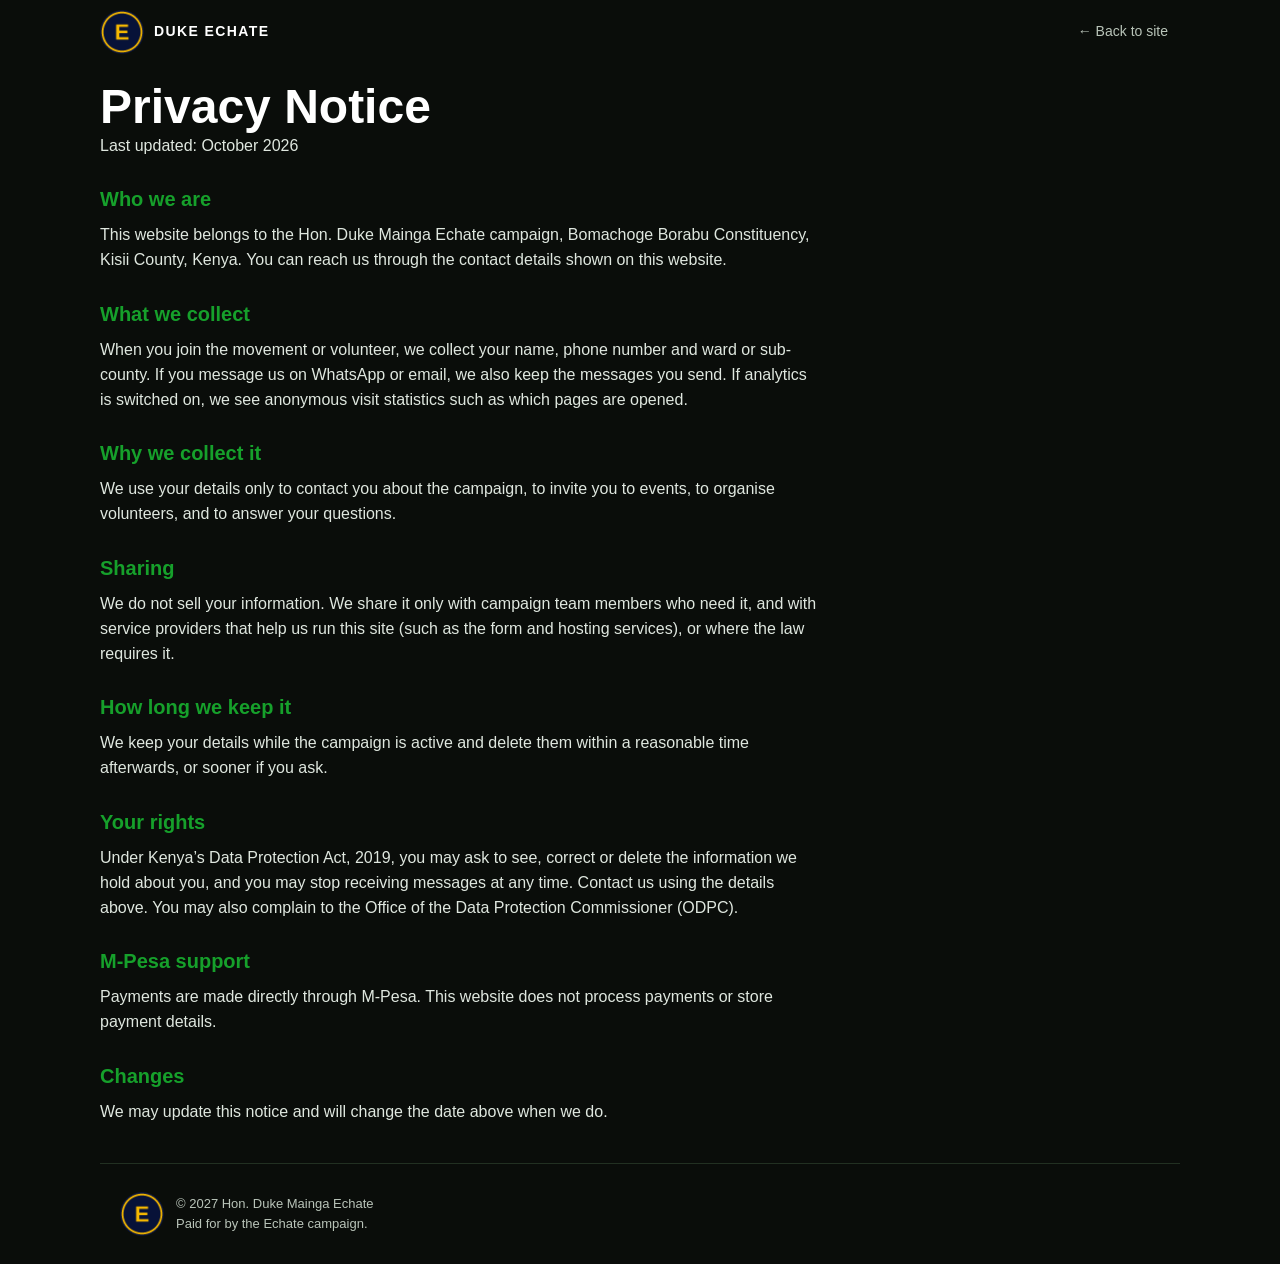
<file: privacy.html>
<!DOCTYPE html>
<html lang="en">
<head>
<meta charset="utf-8">
<meta name="viewport" content="width=device-width, initial-scale=1, viewport-fit=cover">
<title>Privacy Notice | Hon. Duke Mainga Echate</title>
<meta name="description" content="How the Hon. Duke Mainga Echate campaign collects and protects your personal information.">
<link rel="icon" href="favicon.png">
<link rel="stylesheet" href="style.css">
</head>
<body class="plain">
<div class="w">
  <nav><div class="br"><img class="lg" src="logo.png" alt=""><b>DUKE ECHATE</b></div><div class="nl"><a href="index.html">← Back to site</a></div></nav>
  <main class="pg">
    <h1>Privacy Notice</h1>
    <p class="mu">Last updated: October 2026</p>

    <h3>Who we are</h3>
    <p>This website belongs to the Hon. Duke Mainga Echate campaign, Bomachoge Borabu Constituency, Kisii County, Kenya. You can reach us through the contact details shown on this website.</p>

    <h3>What we collect</h3>
    <p>When you join the movement or volunteer, we collect your name, phone number and ward or sub-county. If you message us on WhatsApp or email, we also keep the messages you send. If analytics is switched on, we see anonymous visit statistics such as which pages are opened.</p>

    <h3>Why we collect it</h3>
    <p>We use your details only to contact you about the campaign, to invite you to events, to organise volunteers, and to answer your questions.</p>

    <h3>Sharing</h3>
    <p>We do not sell your information. We share it only with campaign team members who need it, and with service providers that help us run this site (such as the form and hosting services), or where the law requires it.</p>

    <h3>How long we keep it</h3>
    <p>We keep your details while the campaign is active and delete them within a reasonable time afterwards, or sooner if you ask.</p>

    <h3>Your rights</h3>
    <p>Under Kenya’s Data Protection Act, 2019, you may ask to see, correct or delete the information we hold about you, and you may stop receiving messages at any time. Contact us using the details above. You may also complain to the Office of the Data Protection Commissioner (ODPC).</p>

    <h3>M-Pesa support</h3>
    <p>Payments are made directly through M-Pesa. This website does not process payments or store payment details.</p>

    <h3>Changes</h3>
    <p>We may update this notice and will change the date above when we do.</p>
  </main>
  <footer><div class="w"><img class="lg" src="logo.png" alt=""><span>© 2027 Hon. Duke Mainga Echate<br>Paid for by the Echate campaign.</span></div></footer>
</div>
</body>
</html>
</file>
<file: style.css>
/* ===== PPK theme: green, black, white [on Echate structure] ===== */
:root{--bg:#0a0d0a;--card:#141a14;--line:#223022;--tx:#ffffff;--mu:#b9c4b9;--g:#16a02b;--g2:#0e7a1f;--ink:#ffffff;color-scheme:dark;box-sizing:border-box;--gh:130px;padding-bottom:calc(64px + env(safe-area-inset-bottom,0px))}
*{box-sizing:inherit}
html{scroll-behavior:smooth;scroll-padding-top:calc(76px + env(safe-area-inset-top,0px))}
body{margin:0;background:var(--bg);color:var(--tx);font-family:"Helvetica Neue",Arial,sans-serif;line-height:1.55}
.w{max-width:960px;margin:0 auto;padding:0 max(20px,env(safe-area-inset-left,0px)) 0 max(20px,env(safe-area-inset-right,0px))}
img,video{max-width:100%}
body{overflow-x:hidden}
a{color:inherit}

/* header + navigation (hamburger on phones and tablets) */
.top{position:sticky;top:0;z-index:30;padding-top:env(safe-area-inset-top,0px);background:rgba(10,13,10,.94);-webkit-backdrop-filter:blur(8px);backdrop-filter:blur(8px);border-bottom:1px solid var(--line)}
nav{display:flex;justify-content:space-between;align-items:center;gap:8px;padding:10px 0;font-size:14px;position:relative}
.br{display:flex;align-items:center;gap:10px;text-decoration:none;color:#fff}
.br b{letter-spacing:.1em;font-size:14px}
.lg{width:44px;height:44px;border-radius:50%;display:block;background:#fff}
.nl{display:flex;gap:4px;align-items:center}
.nl a{color:var(--mu);text-decoration:none;padding:10px 12px;border-radius:8px}
.nl a:hover{color:#fff;background:var(--card)}
.nl a.cta{background:var(--g);color:#fff;font-weight:700}
.burger{display:none;width:46px;height:46px;border:1px solid var(--line);background:var(--card);border-radius:10px;flex-direction:column;align-items:center;justify-content:center;gap:5px;padding:0}
.burger span{display:block;width:22px;height:2px;background:#fff;border-radius:2px;transition:transform .25s,opacity .2s}
.burger[aria-expanded="true"] span:nth-child(1){transform:translateY(7px) rotate(45deg)}
.burger[aria-expanded="true"] span:nth-child(2){opacity:0}
.burger[aria-expanded="true"] span:nth-child(3){transform:translateY(-7px) rotate(-45deg)}
@media(max-width:859px){
  .top .burger{display:flex}
  .top .nl{display:none;position:absolute;left:0;right:0;top:100%;flex-direction:column;align-items:stretch;gap:2px;background:#0d140d;border:1px solid var(--line);border-radius:12px;padding:8px;box-shadow:0 14px 30px rgba(0,0,0,.65)}
  .top .nl.o{display:flex}
  .top .nl a{padding:15px 16px;font-size:16px}
  .top .nl a.cta{text-align:center;margin-top:4px}
}

/* hero */
.hero{display:grid;gap:24px;padding:20px 0 40px;align-items:center}
@media(min-width:760px){.hero{grid-template-columns:1.1fr .9fr}}
.party{display:flex;align-items:center;gap:12px;background:var(--card);border:1px solid var(--line);border-left:4px solid var(--g);border-radius:12px;padding:8px 14px 8px 8px;margin-bottom:18px;font-size:13px;color:var(--mu);width:max-content;max-width:100%}
.party img{width:52px;height:52px;border-radius:50%;background:#fff;flex:none}
.party b{color:#fff;letter-spacing:.04em}
.sm{letter-spacing:.4em;font-size:13px;color:var(--mu)}
h1{font-size:clamp(56px,16vw,104px);line-height:.95;margin:6px 0;font-weight:800}
.fn{display:block;font-size:clamp(26px,8vw,46px);letter-spacing:.14em;font-weight:700;line-height:1.1;margin-bottom:6px}
.hero h2{font-size:clamp(26px,7vw,38px);margin:0 0 8px;color:var(--g);font-weight:800}
.hero p{color:var(--mu);max-width:44ch}
.btns{display:flex;gap:12px;flex-wrap:wrap;margin-top:20px}
.b{display:inline-block;padding:14px 22px;border-radius:8px;font-weight:700;text-decoration:none;border:2px solid var(--g);color:#fff;background:transparent}
.b.p{background:var(--g);color:#fff}
.photo{width:100%;max-height:620px;object-fit:cover;object-position:top;border-radius:14px;border-bottom:6px solid var(--g);display:block}

/* sections */
section{padding:40px 0;border-top:1px solid var(--line)}
h3{font-size:26px;margin:0 0 16px}
.g{display:grid;gap:14px}
@media(min-width:760px){.g{grid-template-columns:repeat(3,1fr)}}
.c{background:var(--card);padding:18px;border-radius:12px;border-left:4px solid var(--g)}
.c h4{margin:0 0 6px;font-size:18px}
.c p{margin:0;color:var(--mu);font-size:15px}
.st{display:grid;grid-template-columns:repeat(3,1fr);gap:10px;text-align:center;padding:22px 0}
.st div{background:var(--card);border:1px solid var(--line);border-radius:10px;padding:14px 6px;font-size:13px;color:var(--mu)}
.st b{display:block;font-size:20px;color:var(--g)}
.quote{font-size:clamp(20px,5vw,28px);font-weight:700;border-left:5px solid var(--g);padding-left:16px;margin:0 0 14px}
.mu{color:var(--mu)}

/* gallery (auto-scrolling strip: photos + videos) */
#gallery{padding:24px 0}
#gallery h3{font-size:20px;margin-bottom:10px}
.gw{overflow:hidden;border-radius:12px}
.gl{display:flex;gap:10px;width:max-content;animation:rv 30s linear infinite}
.gw:hover .gl{animation-play-state:paused}
.gi{position:relative;height:var(--gh);border-radius:10px;overflow:hidden;cursor:pointer;background:#000;flex:none}
.gi img,.gi video{height:var(--gh);width:auto;display:block}
.gi video{min-width:90px;object-fit:cover}
.pl{position:absolute;left:50%;top:50%;width:40px;height:40px;margin:-20px 0 0 -20px;border-radius:50%;background:rgba(22,160,43,.92);color:#fff;display:flex;align-items:center;justify-content:center;font-size:16px;padding-left:3px}
.hint{margin:8px 0 0;font-size:12px;color:var(--mu)}
@keyframes rv{from{transform:translateX(-50%)}to{transform:translateX(0)}}
@media(prefers-reduced-motion:reduce){.gl{animation:none}.gw{overflow-x:auto}}
.lb{flex-direction:column;gap:10px;display:none;position:fixed;top:0;right:0;bottom:0;left:0;background:rgba(0,0,0,.93);z-index:50;align-items:center;justify-content:center;padding:16px}
.lb.o{display:flex}
.lb img,.lb video{max-width:100%;max-height:calc(100% - 52px);border-radius:10px}
.cap{margin:0;color:#fff;font-weight:700;text-align:center;font-size:16px}
.cap:empty{display:none}
.lb video{display:none;width:100%;background:#000}

/* events */
.g2{display:grid;gap:14px}
@media(min-width:760px){.g2{grid-template-columns:1fr 1fr}}
.ev{display:flex;gap:14px;background:var(--card);border-radius:12px;padding:14px;align-items:center}
.ev .d{background:var(--g);color:#fff;border-radius:8px;padding:8px 12px;text-align:center;font-weight:800;line-height:1.1;min-width:64px}
.ev .d small{display:block;font-size:11px;font-weight:600}
.ev p{margin:0;color:var(--mu);font-size:14px}
.em{color:var(--mu);grid-column:1/-1;background:var(--card);padding:16px;border-radius:12px}

/* form, donate, faq, contact */
.f{display:grid;gap:12px;max-width:460px}
input{padding:14px;border-radius:8px;border:1px solid #2f402f;background:var(--card);color:var(--tx);font-size:16px;width:100%}
button{cursor:pointer;font-size:16px;font-family:inherit}
.dn{background:linear-gradient(135deg,#0f2a13,#0a0d0a);border:1px solid #1f4a26;border-radius:14px;padding:22px}
.nm{margin-top:0}
.sm2{font-size:13px;margin-bottom:0}
.num{font-size:clamp(26px,8vw,38px);font-weight:800;margin:6px 0;letter-spacing:.04em;color:#fff}
.q{background:var(--card);border-radius:10px;padding:14px 16px;margin-bottom:10px}
.q summary{font-weight:700;cursor:pointer}
.q p{color:var(--mu);margin:8px 0 0}
.soc{display:flex;gap:10px;flex-wrap:wrap;margin-top:12px}
.soc a{border:1px solid #2f402f;padding:8px 14px;border-radius:20px;color:#fff;text-decoration:none;font-size:14px}
#contact a{color:#fff}
footer{padding:28px 0;color:var(--mu);font-size:13px;border-top:1px solid var(--line)}
footer .w{display:flex;align-items:center;gap:12px}

/* bottom bar + WhatsApp bubble */
.bar{position:fixed;left:0;right:0;bottom:0;display:flex;gap:8px;padding:10px 12px calc(10px + env(safe-area-inset-bottom,0px));background:#000;z-index:5}
.bar a{flex:1;text-align:center;padding:12px;border-radius:8px;font-weight:700;text-decoration:none;color:#fff;background:var(--g2)}
.bar a+a{background:#25d366;color:#04210f}
@media(min-width:760px){.bar{display:none}:root{padding-bottom:0}}
.wa{position:fixed;right:14px;bottom:calc(76px + env(safe-area-inset-bottom,0px));z-index:6;display:flex;flex-direction:column;align-items:flex-end;gap:10px}
@media(min-width:760px){.wa{bottom:20px}}
.wb{width:58px;height:58px;border-radius:50%;background:#25d366;border:0;box-shadow:0 4px 14px rgba(0,0,0,.5);display:flex;align-items:center;justify-content:center}
.wb svg{width:32px;height:32px;fill:#fff}
.pop{display:none;width:min(300px,calc(100vw - 28px));background:#fff;color:#111;border-radius:14px;box-shadow:0 6px 24px rgba(0,0,0,.6);overflow:hidden}
.pop.o{display:block}
.ph{background:#075e54;color:#fff;padding:12px 14px;display:flex;justify-content:space-between;align-items:center;font-weight:700;font-size:15px}
.ph button{background:none;border:0;color:#fff;font-size:22px;line-height:1}
.pm{padding:14px;background:#ece5dd}
.pm p{margin:0;background:#fff;padding:10px 12px;border-radius:0 10px 10px 10px;font-size:14.5px;line-height:1.45}
.pm a{display:block;margin-top:12px;background:#25d366;color:#fff;text-align:center;padding:12px;border-radius:24px;font-weight:700;text-decoration:none}

/* form status + consent */
.chk{display:flex;gap:10px;align-items:flex-start;font-size:13px;color:var(--mu)}
.chk input{width:20px;height:20px;margin-top:2px;flex:none;accent-color:var(--g)}
.chk a{color:var(--g)}
.fs{margin:0;font-size:14px;min-height:20px}
.fs.ok{color:#58d46d}.fs.bad{color:#ff8a80}
footer a{color:var(--g)}
/* privacy + 404 pages */
.plain{padding-bottom:0}
.pg{padding:10px 0 30px;max-width:720px}
.pg h1{font-size:clamp(32px,8vw,48px);margin:10px 0 4px}
.pg h3{font-size:20px;margin:26px 0 8px;color:var(--g)}
.pg p{color:#dfe7df;margin:0 0 8px}
.pg a{color:var(--g)}
.nf{text-align:center;padding:60px 20px}
.nf .big{width:120px;height:120px;margin:0 auto 10px}
.nf h1{font-size:90px;margin:0;color:var(--g)}
.nf h2{margin:0 0 10px}

/* ===== responsive: phones, tablets, laptops, large screens ===== */
@media(max-width:480px){
  h3{font-size:22px}
  section{padding:32px 0}
  .btns .b{flex:1 1 100%;text-align:center}
  .party{font-size:12px}
  .st b{font-size:17px}
  .st div{font-size:12px;padding:12px 4px}
  .ev .d{min-width:56px;padding:8px}
  footer .w{flex-direction:column;align-items:flex-start}
}
@media(max-width:360px){
  .br b{letter-spacing:.08em;font-size:13px}
  .w{padding-left:14px;padding-right:14px}
  .b{padding:13px 16px}
}
@media(min-width:600px){
  :root{--gh:150px}
  .g{grid-template-columns:repeat(2,1fr)}
  .hero{padding-top:32px}
}
@media(min-width:760px){
  .g{grid-template-columns:repeat(3,1fr)}
}
@media(min-width:1100px){
  :root{--gh:180px}
  .w{max-width:1120px}
  section{padding:56px 0}
  .photo{max-height:700px}
  .hero{gap:48px}
}
@media(min-width:1500px){
  .w{max-width:1280px}
  body{font-size:18px}
  .nl a{font-size:15px}
}
@media(max-height:480px) and (orientation:landscape){
  .wa{bottom:70px}
  .photo{max-height:360px}
}
@media(hover:none){.nl a:hover{background:none;color:var(--mu)}}
@media print{.top,.bar,.wa,.lb{display:none}body{background:#fff;color:#000}}

/* gallery names */
.nm2{position:absolute;left:0;right:0;bottom:0;padding:16px 6px 5px;background:linear-gradient(transparent,rgba(0,0,0,.85));color:#fff;font-size:11px;font-weight:700;line-height:1.2;white-space:nowrap;overflow:hidden;text-overflow:ellipsis}
@media(min-width:600px){.nm2{font-size:12px}}

/* Echate extras: hero background, featured appearance, no-bar state - recolored to PPK */
body{background:var(--bg)}
.herowrap{background:var(--bg);border-bottom:1px solid var(--line)}
.herowrap{background:var(--bg) url(hero-bg.jpg) center/cover no-repeat;border-bottom:1px solid var(--line)}
.hero{padding-bottom:48px}
.photo{max-width:420px;justify-self:center;border-bottom-color:var(--g)}
@media(min-width:760px){.photo{justify-self:end}}
.feat{display:grid;gap:18px;background:var(--card);border:1px solid var(--line);border-radius:14px;padding:16px;align-items:center}
.feat img{width:100%;max-width:340px;border-radius:10px;justify-self:center;display:block}
.feat h4{font-size:22px;margin:4px 0 8px}
.feat .mu{margin:0 0 10px}
.tag{display:inline-block;background:var(--g);color:#fff;font-weight:800;font-size:12px;letter-spacing:.08em;text-transform:uppercase;border-radius:20px;padding:4px 12px;margin:0}
@media(min-width:760px){.feat{grid-template-columns:340px 1fr;padding:22px;gap:28px}}
html.nobar{padding-bottom:env(safe-area-inset-bottom,0px)}
section{background:transparent}
</file>
